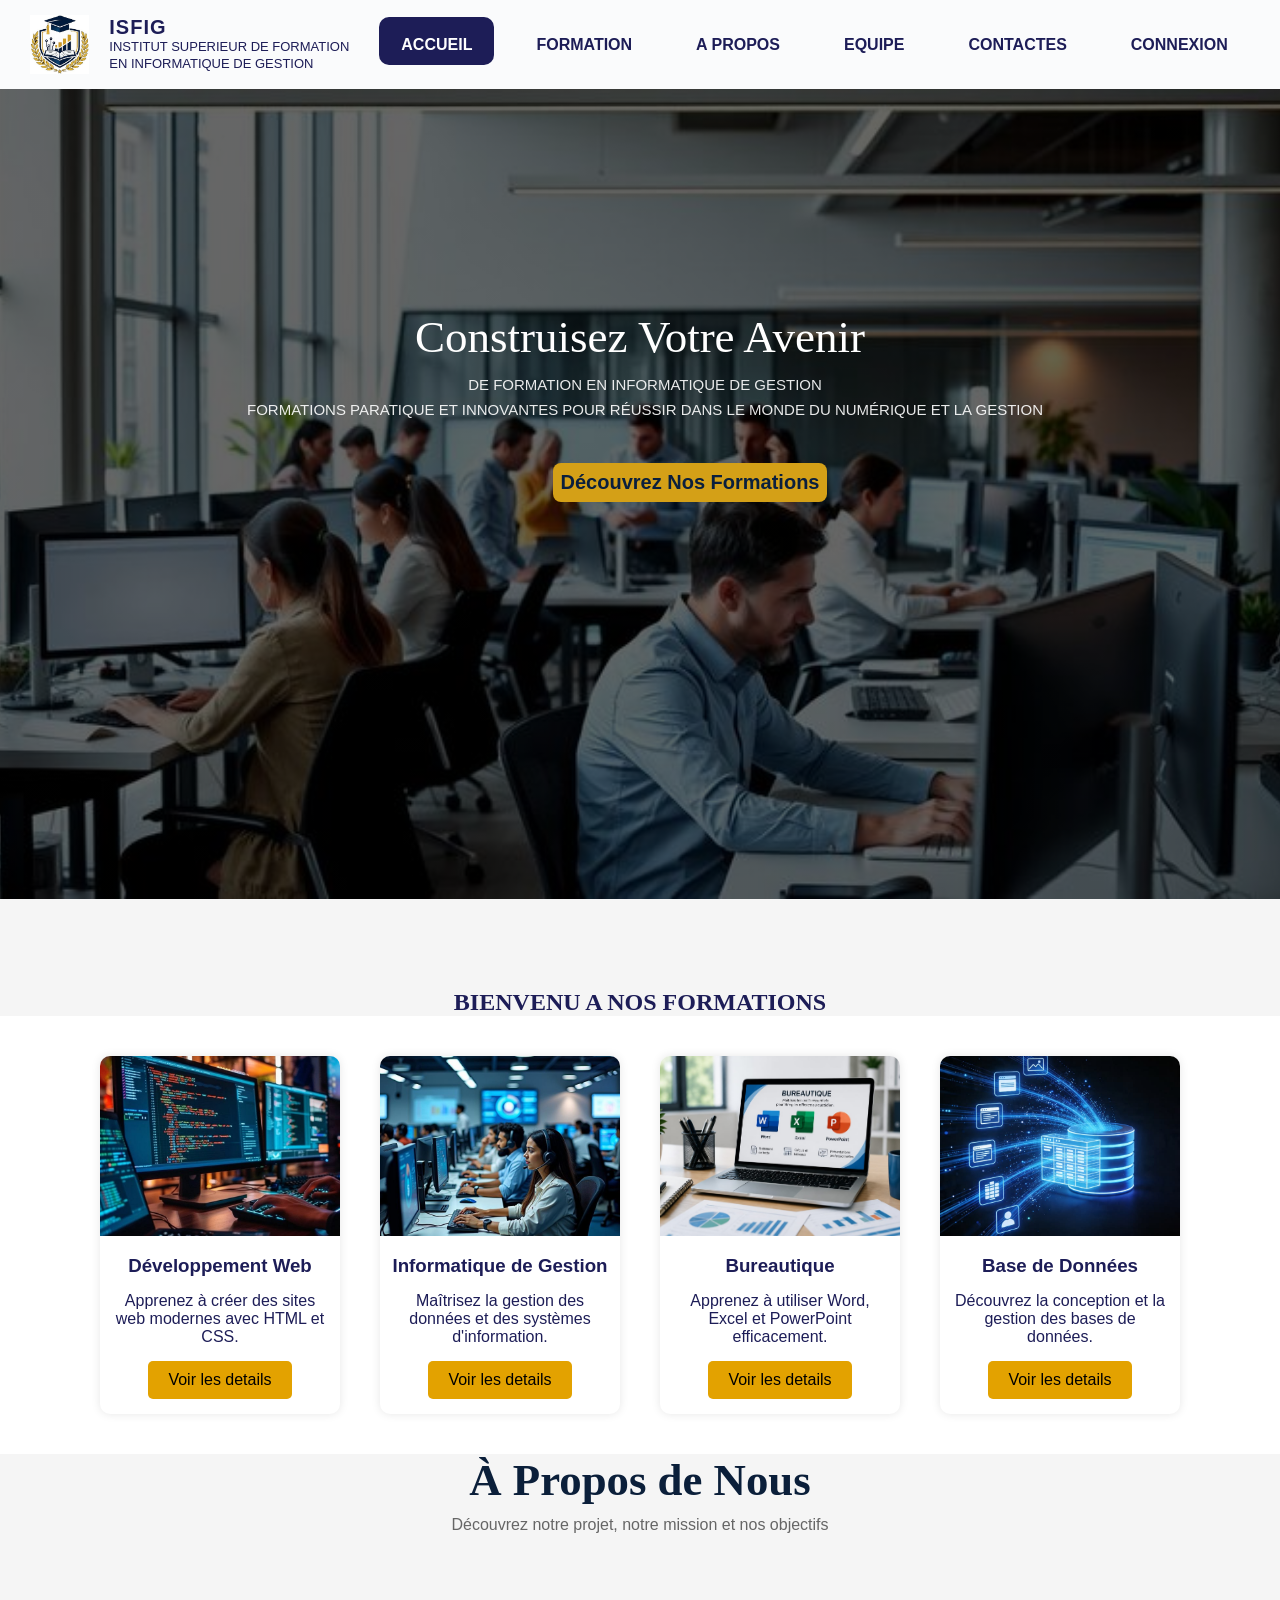
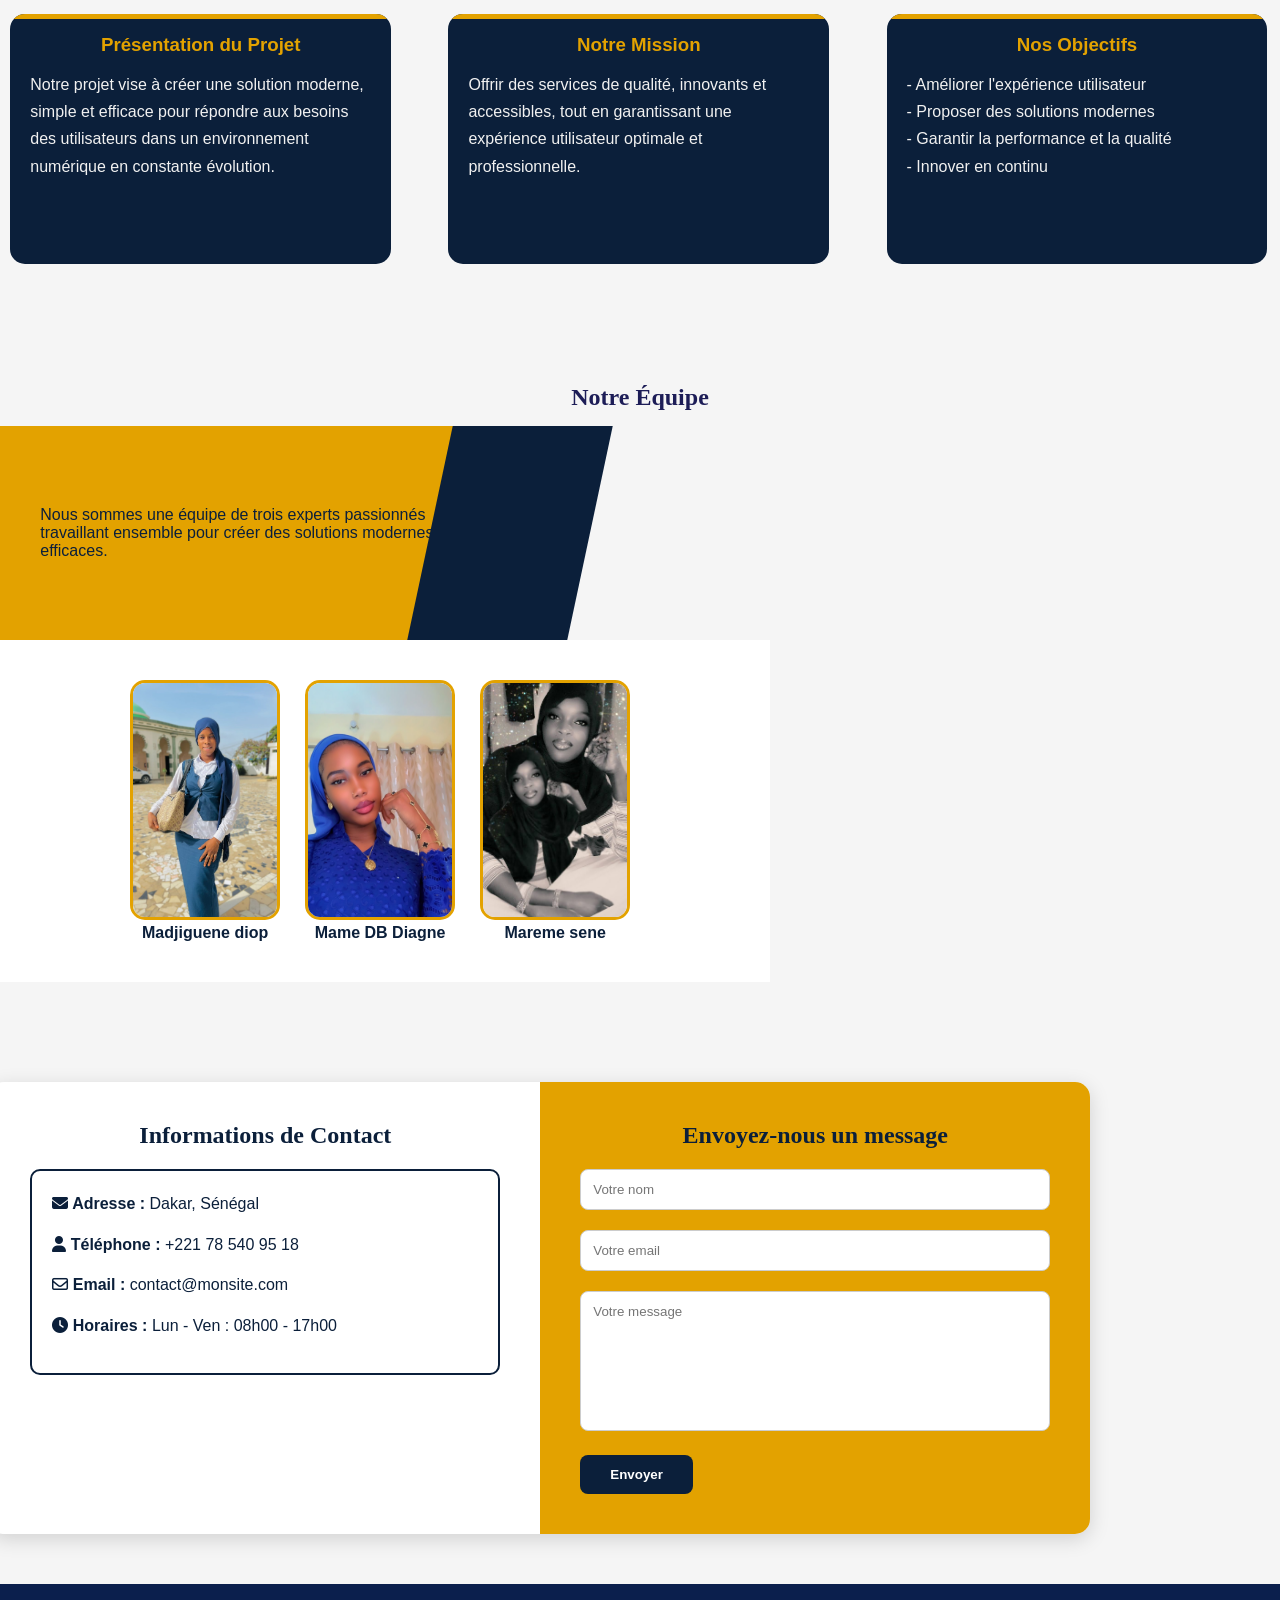
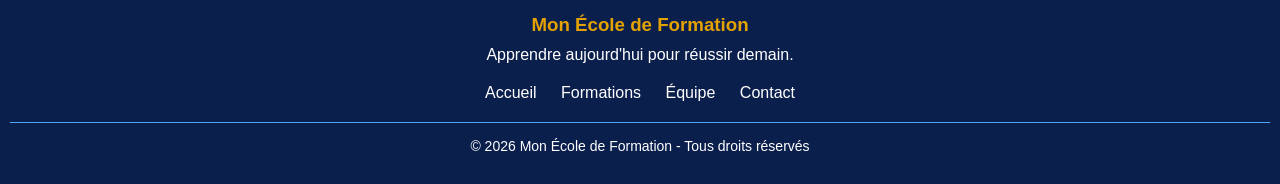
<file: index.html/index.htm>
<!DOCTYPE html>
<html lang="en">

<head>
    <meta charset="UTF-8">
    <meta name="viewport" content="width=device-width, initial-scale=1.0">
    <meta name="viewport" content="width=device-width, initial-scale=1.0">
    <link rel="stylesheet" href="style.css">
    <title>notre ecole de f ormation</title>
</head>

<body>

    <nav>
        <nav>

            <header>

                <nav class="navbar">

                    <div class="logo">
                        <img src="images/photo.jpg" alt="ISFIG">
                        <div class="logo-text">
                            <h1>ISFIG</h1>
                            <p>INSTITUT SUPERIEUR DE FORMATION <br>EN INFORMATIQUE DE GESTION</p>

                        </div>


                    </div>
                    <ul class="menu">
                        <li> <a href="#ACCUEIL"> ACCUEIL</a></li>
                        <li> <a href="#formation"> FORMATION</a></li>
                        <li> <a href="#apropos">A PROPOS</a></li>
                        <li> <a href="#equipe"> EQUIPE </a></li>
                        <li><a href="#contact">CONTACTES </a></li>
                        <li> <a href="connexion.html">CONNEXION</a></li>
                    </ul>
                </nav>
            </header>

            <!-- ACCUEIL -->
            <section id="ACCUEIL" class="hero-ecole">


                <!-- TEXTE A DROITE -->
                <div class="hero-texte">

                    <h1>Construisez Votre Avenir </h1>
                    <p>De formation en informatique de gestion </p>
                    <p>Formations paratique et innovantes pour réussir dans le monde du numérique et la gestion</p>
                    <button class="btn">Découvrez Nos Formations</button>
                </div>

            </section>



            <section id="formation" class="formation">
                <div class="FOR">
                    <h2>BIENVENU A NOS FORMATIONS</h2>
                </div>

                <div class="cadres">

                    <article class="cardff">
                        <img src="images/dev.png" alt="Développement Web">
                        <h3>Développement Web</h3>
                        <p>Apprenez à créer des sites web modernes avec HTML et CSS.</p>
                        <a href="devllo.html">Voir les details</a>
                    </article>

                    <article class="cardff">
                        <img src="images/inf.png" alt="Informatique de Gestion">
                        <h3>Informatique de Gestion</h3>
                        <p>Maîtrisez la gestion des données et des systèmes d'information.</p>
                        <a href="infor.html">Voir les details</a>
                    </article>

                    <article class="cardff">
                        <img src="images/bur.png" alt="Bureautique">
                        <h3>Bureautique</h3>
                        <p>Apprenez à utiliser Word, Excel et PowerPoint efficacement.</p>
                        <a href="bureau.html">Voir les details</a>
                    </article>

                    <article class="cardff">
                        <img src="images/bass.png" alt="Base de Données">
                        <h3>Base de Données</h3>
                        <p>Découvrez la conception et la gestion des bases de données.</p>
                        <a href="base.html">Voir les details</a>
                    </article>



                </div>
            </section>



            <!-- TITRE -->
            <section id apropos class="Apropos">
                <div id="apropos" class="about-title">
                    
                        <h2>À Propos de Nous</h2>
                    
                    <p>Découvrez notre projet, notre mission et nos objectifs</p>
                </div>

                <!-- CONTENU -->
                <div class="about-grid">

                    <!-- PROJET -->
                    <div class="card">
                        <h3>Présentation du Projet</h3>
                        <p>
                            Notre projet vise à créer une solution moderne,
                            simple et efficace pour répondre aux besoins des utilisateurs
                            dans un environnement numérique en constante évolution.
                        </p>
                    </div>

                    <!-- MISSION -->
                    <div class="card">
                        <h3>Notre Mission</h3>
                        <p>
                            Offrir des services de qualité, innovants et accessibles,
                            tout en garantissant une expérience utilisateur optimale
                            et professionnelle.
                        </p>
                    </div>

                    <!-- OBJECTIFS -->
                    <div class="card">
                        <h3>Nos Objectifs</h3>
                        <p>
                            - Améliorer l'expérience utilisateur<br>
                            - Proposer des solutions modernes<br>
                            - Garantir la performance et la qualité<br>
                            - Innover en continu
                        </p>
                    </div>

                </div>

            </section>



            <!-- GAUCHE -->
            <section class="equipe">
                <h2>Notre Équipe</h2>
                <div id="equipe" class="team-left">

                    <p>
                        Nous sommes une équipe de trois experts passionnés
                        travaillant ensemble pour créer des solutions modernes
                        et efficaces.
                    </p>
                </div>

                <!-- DROITE -->

                <div class="team-right">

                    <div class="member">
                        <img src="images/mrsd.jpg" alt="moi">
                        <h4>Madjiguene diop</h4>
                    </div>

                    <div class="member">
                        <img src="images/mamed.jpg" alt="toi">
                        <h4>Mame DB Diagne</h4>
                    </div>

                    <div class="member">
                        <img src="images/marem.jpg" alt="elle">
                        <h4>Mareme sene</h4>
                    </div>



                </div>

            </section>


            <link rel="stylesheet" href="https://cdnjs.cloudflare.com/ajax/libs/font-awesome/6.5.1/css/all.min.css">


            <section id="contact">

                <div class="contact-section">

                    <!-- Informations de contact -->
                    <div class="contact-info">
                        <h2>Informations de Contact</h2>

                        <div class="info-box">

                            <p><strong><i class="fa-solid fa-envelope"></i> Adresse :</strong> Dakar, Sénégal</p>
                            <p><strong><i class="fa-solid fa-user"></i> Téléphone :</strong> +221 78 540 95 18</p>
                            <p><strong> <i class="fa-regular fa-envelope"></i> Email :</strong> contact@monsite.com</p>

                            <p><strong><i class="fa-solid fa-clock"></i> Horaires :</strong> Lun - Ven : 08h00 - 17h00
                            </p>

                        </div>
                    </div>

                    <!-- Formulaire -->
                    <div class="contact-form">
                        <h2>Envoyez-nous un message</h2>

                        <form>
                            <div class="form-group">
                                <input type="text" placeholder="Votre nom" required>
                            </div>

                            <div class="form-group">


                                <input type="email" placeholder="Votre email" required>
                            </div>

                            <div class="form-group">
                                <textarea placeholder="Votre message" required></textarea>
                            </div>

                            <button class="submi">Envoyer</button>
                        </form>
                    </div>

                </div>

                <footer class="footer">
    <div class="footer-content">
        <h3>Mon École de Formation</h3>
        <p>Apprendre aujourd'hui pour réussir demain.</p>

        <div class="footer-links">
            <a href="#ACCUEIL">Accueil</a>
            <a href="#formation">Formations</a>
            <a href="#equipe">Équipe</a>
            <a href="#contact">Contact</a>
        </div>

        <p class="copyright">
            © 2026 Mon École de Formation - Tous droits réservés
        </p>
    </div>
</footer>
</file>
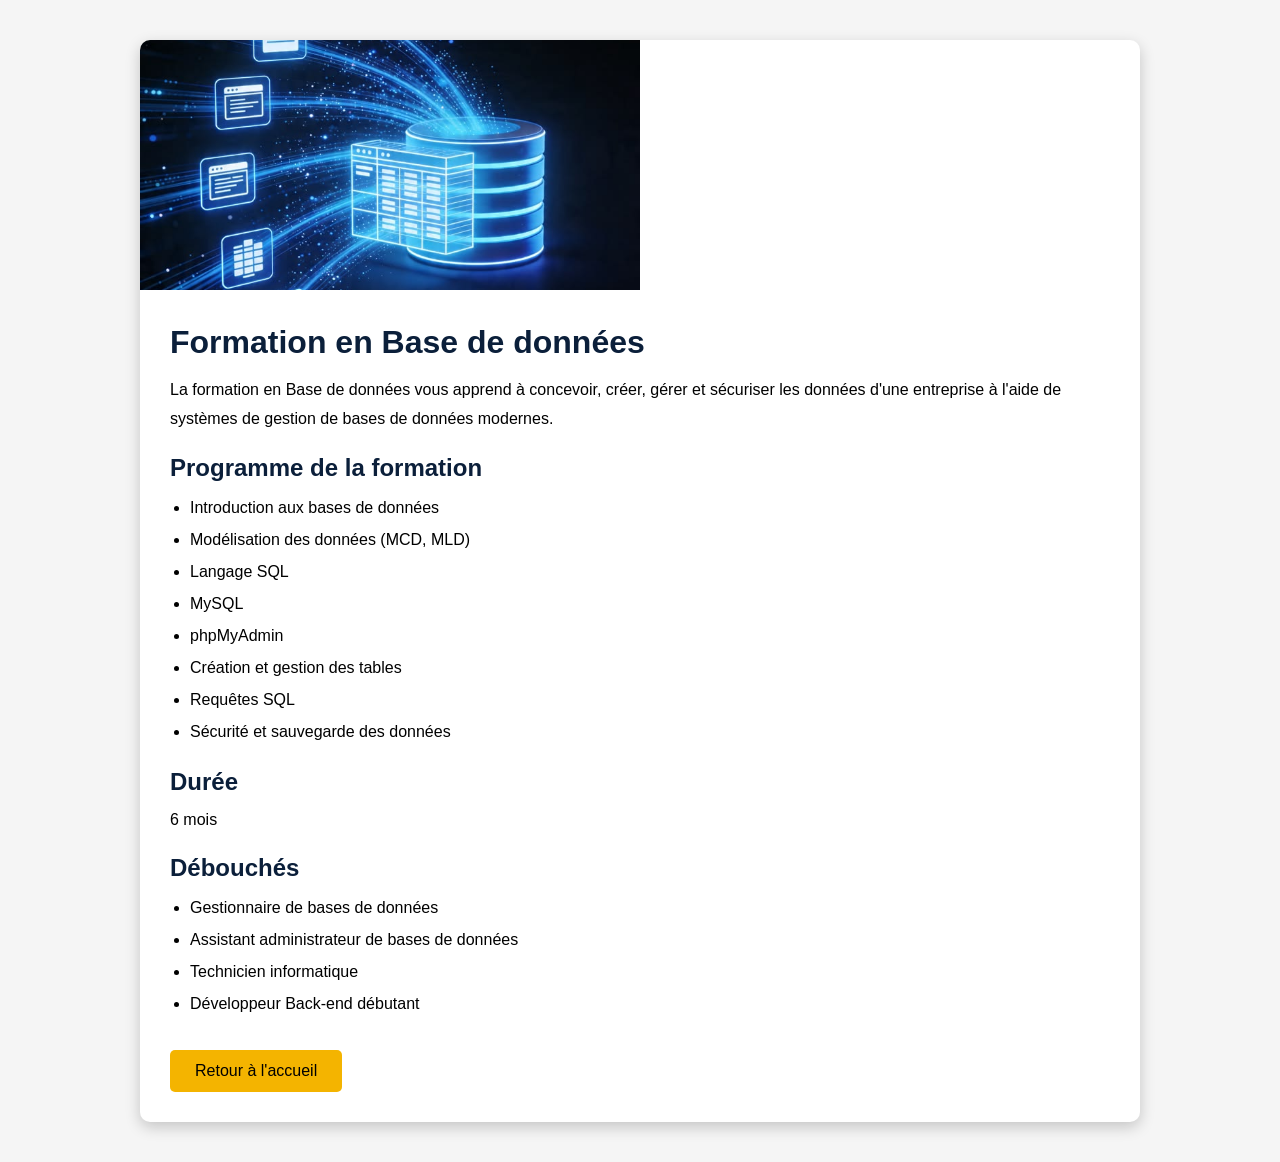
<file: index.html/base.html>
<!DOCTYPE html>
<html lang="en">
<head>
    <meta charset="UTF-8">
    <meta name="viewport" content="width=device-width, initial-scale=1.0">
    <link rel="stylesheet" href="base.css">
    <title>basse de données</title>
</head>
<body>

    <div class="container">

<img src="images/bass.png" alt="Base de données">

<div class="content">

<h1>Formation en Base de données</h1>

<p>
La formation en Base de données vous apprend à concevoir, créer, gérer et sécuriser les données d'une entreprise à l'aide de systèmes de gestion de bases de données modernes.
</p>

<h2>Programme de la formation</h2>

<ul>
<li>Introduction aux bases de données</li>
<li>Modélisation des données (MCD, MLD)</li>
<li>Langage SQL</li>
<li>MySQL</li>
<li>phpMyAdmin</li>
<li>Création et gestion des tables</li>
<li>Requêtes SQL</li>
<li>Sécurité et sauvegarde des données</li>
</ul>

<h2>Durée</h2>

<p>6 mois</p>

<h2>Débouchés</h2>

<ul>
<li>Gestionnaire de bases de données</li>
<li>Assistant administrateur de bases de données</li>
<li>Technicien informatique</li>
<li>Développeur Back-end débutant</li>
</ul>

<a href="index.htm" class="btn">Retour à l'accueil</a>

</div>

</div>


    
    
</body>
</html>
</file>
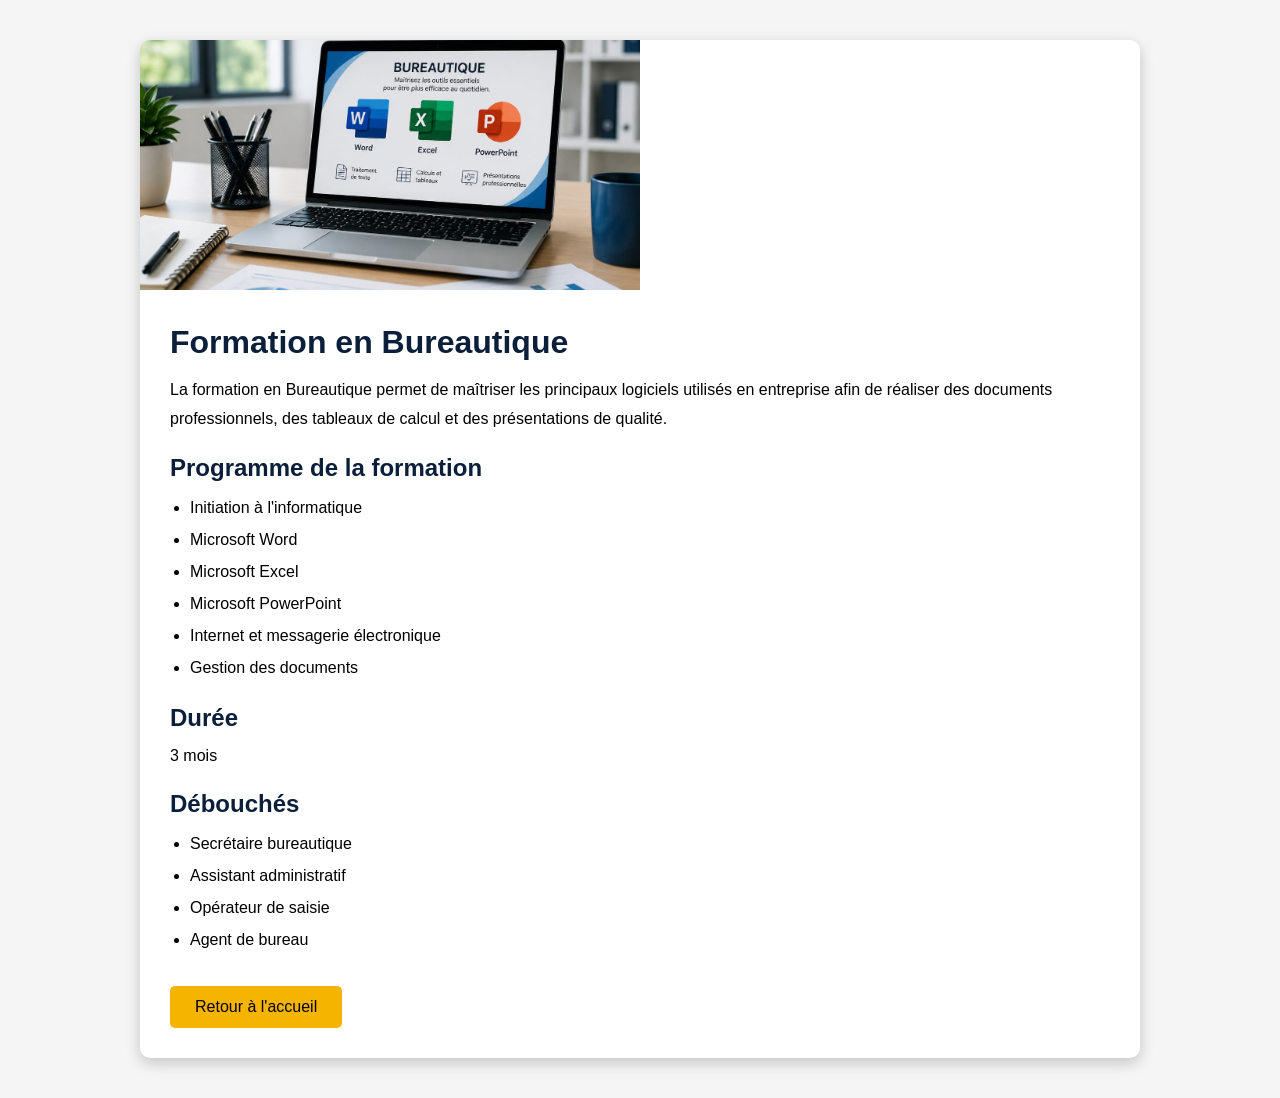
<file: index.html/bureau.html>
<!DOCTYPE html>
<html lang="en">
<head>
    <meta charset="UTF-8">
    <meta name="viewport" content="width=device-width, initial-scale=1.0">
    <link rel="stylesheet" href="bureau.css">
    <title>Document</title>
</head>
<body>


    <div class="container">

<img src="images/bur.png" alt="Bureautique">

<div class="content">

<h1>Formation en Bureautique</h1>

<p>
La formation en Bureautique permet de maîtriser les principaux logiciels utilisés en entreprise afin de réaliser des documents professionnels, des tableaux de calcul et des présentations de qualité.
</p>

<h2>Programme de la formation</h2>

<ul>
<li>Initiation à l'informatique</li>
<li>Microsoft Word</li>
<li>Microsoft Excel</li>
<li>Microsoft PowerPoint</li>
<li>Internet et messagerie électronique</li>
<li>Gestion des documents</li>
</ul>

<h2>Durée</h2>

<p>3 mois</p>

<h2>Débouchés</h2>

<ul>
<li>Secrétaire bureautique</li>
<li>Assistant administratif</li>
<li>Opérateur de saisie</li>
<li>Agent de bureau</li>
</ul>

<a href="index.htm" class="btn">Retour à l'accueil</a>

</div>

</div>


    
    
</body>
</html>
</file>
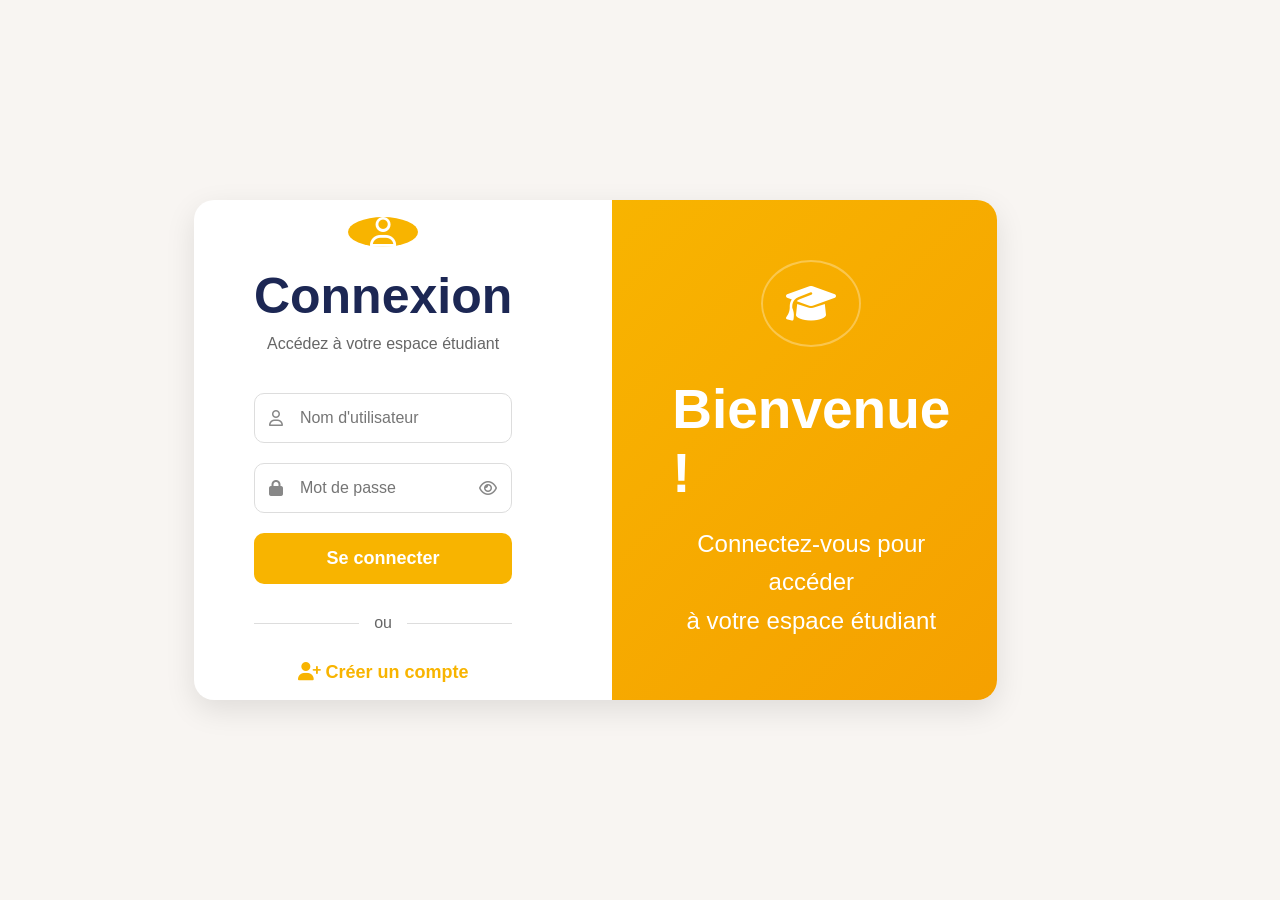
<file: index.html/connexion.html>
<!DOCTYPE html>
<html lang="en">
<head>
    <meta charset="UTF-8">
    <meta name="viewport" content="width=device-width, initial-scale=1.0">
    <link rel="stylesheet" href="connexion.css">
    <title>connexion etudiant</title>
</head>
<body>

    <link rel="stylesheet"
href="https://cdnjs.cloudflare.com/ajax/libs/font-awesome/6.5.1/css/all.min.css">
    <section connexion>

        <div class="container">

    <!-- Partie gauche -->
    <div class="left">

        <div class="icon">
            <i class="fa-regular fa-user"></i>
        </div>

        <h1>Connexion</h1>
        <p>Accédez à votre espace étudiant</p>

        <form>
            <div class="input-box">
                <i class="fa-regular fa-user"></i>
                <input type="text" placeholder="Nom d'utilisateur">
            </div>

            <div class="input-box">
                <i class="fa-solid fa-lock"></i>
                <input type="password" placeholder="Mot de passe">
                <i class="fa-regular fa-eye"></i>
            </div>

            <button type="submit">Se connecter</button>
        </form>

        <div class="separator">
            <span></span>
            <p>ou</p>
            <span></span>
        </div>

        <a href="#" class="register">
            <i class="fa-solid fa-user-plus"></i>
            Créer un compte
        </a>

    </div>

    <!-- Partie droite -->
    <div class="right">

        <div class="welcome-icon">
            <i class="fa-solid fa-graduation-cap"></i>
        </div>

        <h2>Bienvenue !</h2>
        <p>
            Connectez-vous pour accéder<br>
            à votre espace étudiant
        </p>

    </div>

</div>
    </section>
   

    
    
</body>
</html>
</file>
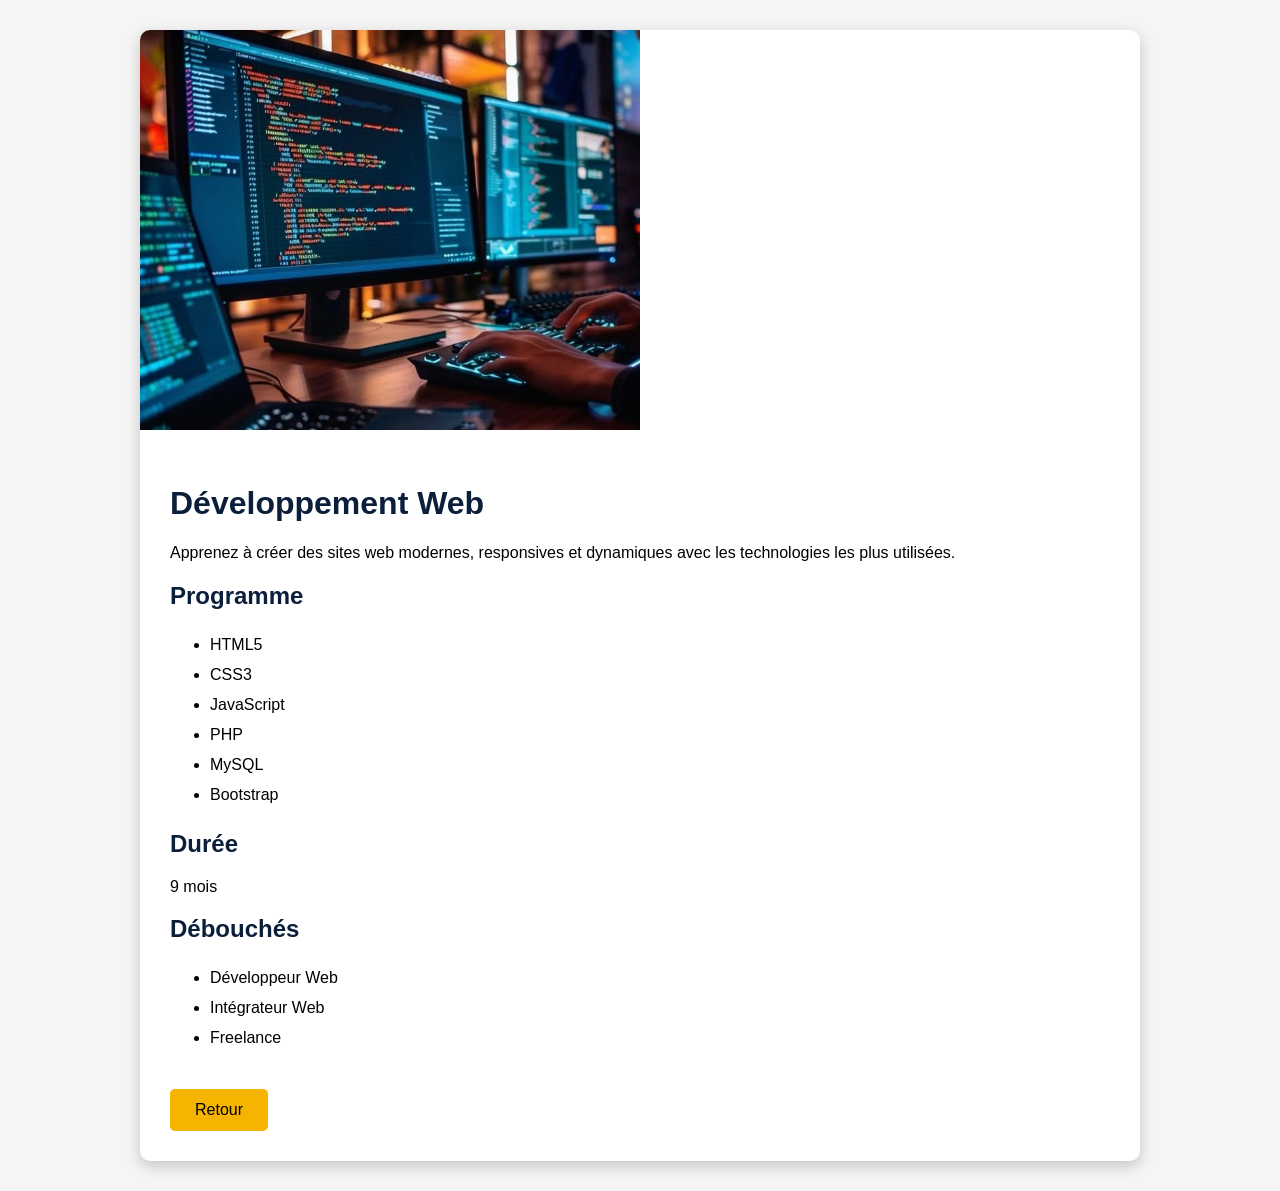
<file: index.html/devllo.html>
<!DOCTYPE html>
<html lang="en">
<head>
    <meta charset="UTF-8">
    <meta name="viewport" content="width=device-width, initial-scale=1.0">
    <link rel="stylesheet" href="devllop.css">
    <title>Document</title>
</head>
<body>

    <div class="container">

<img src="images/dev.png" alt="Développement Web">

<div class="content">

<h1>Développement Web</h1>

<p>
Apprenez à créer des sites web modernes, responsives et dynamiques avec les technologies les plus utilisées.
</p>

<h2>Programme</h2>

<ul>
<li>HTML5</li>
<li>CSS3</li>
<li>JavaScript</li>
<li>PHP</li>
<li>MySQL</li>
<li>Bootstrap</li>
</ul>

<h2>Durée</h2>
<p>9 mois</p>

<h2>Débouchés</h2>

<ul>
<li>Développeur Web</li>
<li>Intégrateur Web</li>
<li>Freelance</li>
</ul>

<a href="" class="btn">Retour</a>

</div>

</div>






    
</body>
</html>
</file>
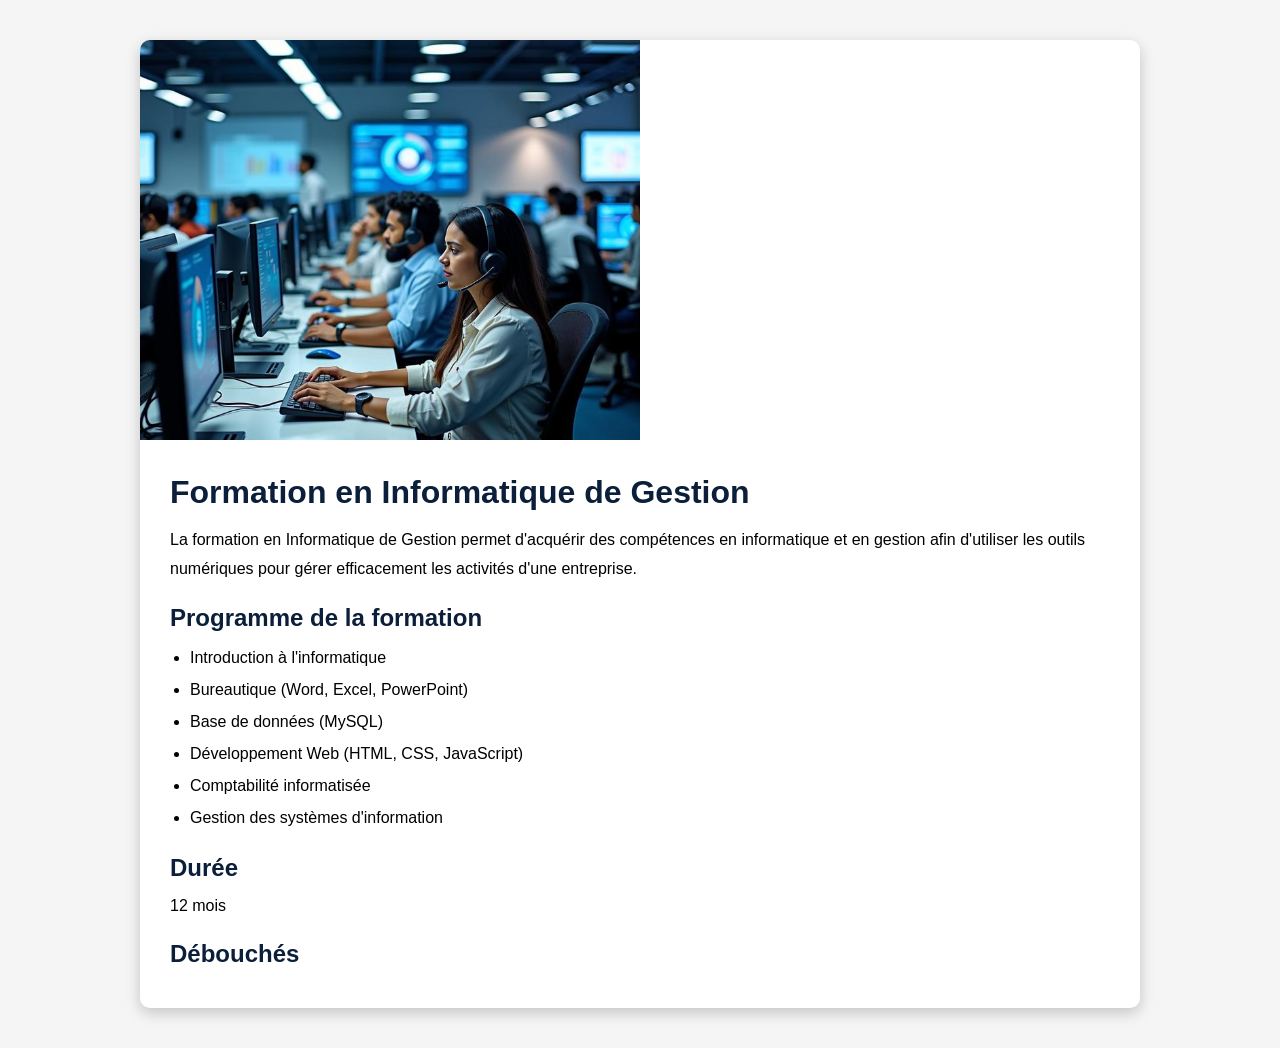
<file: index.html/infor.html>
<!DOCTYPE html>
<html lang="en">
<head>
    <meta charset="UTF-8">
    <meta name="viewport" content="width=device-width, initial-scale=1.0">
    <link rel="stylesheet" href="info.css">
    <title>Document</title>
</head>
<body>



    <div class="container">

<img src="images/inf.png" alt="Informatique de Gestion">

<div class="content">

<h1>Formation en Informatique de Gestion</h1>

<p>
La formation en Informatique de Gestion permet d'acquérir des compétences en informatique et en gestion afin d'utiliser les outils numériques pour gérer efficacement les activités d'une entreprise.
</p>

<h2>Programme de la formation</h2>

<ul>
<li>Introduction à l'informatique</li>
<li>Bureautique (Word, Excel, PowerPoint)</li>
<li>Base de données (MySQL)</li>
<li>Développement Web (HTML, CSS, JavaScript)</li>
<li>Comptabilité informatisée</li>
<li>Gestion des systèmes d'information</li>
</ul>

<h2>Durée</h2>

<p>12 mois</p>

<h2>Débouchés</h2>

    
</body>
</html>
</file>
<file: index.html/style.css>
body {
    background: #f4f4f4;
    color: #333;
    font-family: 'poppins' sans-serif;
}




.navbar {
    background: #fafbfc;
    display: flex;
    justify-content: space-between;
    align-items: center;
    list-style: none;
    padding: 15px 40px;
    gap: 20px;
    color: #eef1f5;
}

.logo {
    display: flex;
    align-items: center;
    gap: 20px;



}

.logo img {
    height: 59px;
   
}

.logo-text {
    color: rgb(29, 29, 87);
    font-family: 'Times New Roman', Times, serif;
    width: 250px;

}
.logo-text h1{
    margin: 0;
    font-size: 40px;

}

.logo-text p {
    margin: 0;
    line-height: 1.3;
    font-size: 13px;
   



}

.logo-text h1 {
    margin: 0;
    font-size: 20px;
    font-weight: bold;
    letter-spacing: 1px;



}

.menu {
    list-style: none;
    display: flex;
    gap: 10px;
    align-items: center;
    margin: auto;

}

.menu a {
    color: rgb(29, 29, 87);
    text-decoration: none;
    font-size: 16px;
    font-weight: bold;
    padding: 12px 22px;
    border-radius: 10px;
    font-weight: 700;
    transition: 0.3s;
     padding-top: 19px;
    white-space: nowrap;
    font-family: Arial, Helvetica, sans-serif;
}
/* survol */
.menu a:hover{
    background: #f4c400;
    color: white;
}
/* bouton accueil */
.menu li:first-child a{
    background: rgb(29, 29, 87);
    color: white;
}



/* BANNIERE ECOLE AVEC FROM */
.hero-ecole {
    height: 90vh;
    background: linear-gradient(rgba(0, 0, 0, 0.6),
            rgba(0, 0, 0, 0.6)),
        url('images/etudiant2.png');
    background-size: cover;
    background-position: center;
    display: flex;
    justify-content: center;
    align-items: center;
    text-align: center;



}


/* TEXTE A DROITE */
.hero-texte {
    flex: 1;
    position: relative;
    z-index: 2;
    display: flex;
    flex-direction: column;
    justify-content: center;
    align-items: center;
    text-align: center;
    padding: 80px;
    color: white;

}

.hero-texte h1 {
    font-size: 45px;
    font-weight: 150;
    margin-bottom: 10px;
    margin-top: 4px;
    font-family: 'Times New Roman', Times, serif;
     text-shadow: 8px rgba(0, 0, 0, 0.6);
     white-space: nowrap;
  display: inline-block;
  animation: defile 12s linear infinite;
}

/* Animation */
@keyframes defile {
  0% {
    transform: translateX(100%);
  }
  100% {
    transform: translateX(-100%);
  }
}

.hero-texte p {
    font-size: 15px;
    text-align: center;
    font-weight: 26px;
    margin-left: 10px;
    text-transform: uppercase;
    line-height: 1.6;
    margin-bottom: 1px;
    margin-top: auto;
    opacity: 0.9;
    font-family: Arial, Helvetica, sans-serif;
    white-space: nowrap;
}

.btn {
    display: inline-block;
    background: #D4A017;
    color: #0A1F3D;
    border: none;
    padding: 8px;
    font-size: 20px;
    margin-left: 100px;
    font-weight: 700;
    border-radius: 8px;
    cursor: pointer;
    margin-bottom: 180px;
    margin-top: 40px;

}






.formation {
    text-align: center;
    color: rgb(29, 29, 87);
    margin-top: 90px;



}




.cadres {
    display: flex;
    margin-top: 0;
    justify-content: center;
    gap: 40px;
    flex-wrap: nowrap;
    padding: 40px;
    background-color: white;
    
}

 
h2 {

    text-align: center;
    color: rgb(29, 29, 87);
    font-family: Georgia, 'Times New Roman', Times, serif;

}


.cardff {
    width: 240px;
    background: white;
    border-radius: 10px;
    overflow: hidden;
    box-shadow: 0 0 10px rgba(0, 0, 0, 0.1);
    text-align: center;
}

.cardff img {
    width: 100%;
    height: 180px;
    object-fit: cover;
}

.cardff h3 {
    margin: 15px 0;
    color: rgb(29, 29, 87);
}

.cardff p {
    padding: 0 15px;
    color: rgb(29, 29, 87);
}

.cardff a {
    display: inline-block;
    margin: 15px;
    padding: 10px 20px;
    background-color: #e3a200;
    color: black;
    text-decoration: none;
    border-radius: 5px;
}





:root {
    --blue: #0B1F3A;
    --gold: #e3a200;
    --white: #ffffff;
}

/* SECTION PRINCIPALE */
.about-section {
    padding: 80px 10%;
    background: var(--white);
    font-family: Arial, sans-serif;

}

/* TITRE */
.about-title {
    text-align: center;
    margin-bottom: 60px;
}

.about-title h2 {
    font-size: 2.8rem;
    color: var(--blue);
}


.about-title p {
    color: #666;
    margin-top: 10px;
}

/* GRILLE */
.about-grid {
    display: grid;
    grid-template-columns: repeat(auto-fit, minmax(250px, 1fr));
    gap: 15px;
}

/* CARTE */
.card {
    background: var(--blue);
    color: white;
    padding: 20px;
    border-radius: 15px;
    position: relative;
    transition: 0.4s;
    overflow: hidden;
    width: 90%;
    max-width: 300;
    height: 250px;
    margin: 20px;
}

.card h3 {
    text-align: center;
}

/* ligne dorée décorative */
.card::before {
    content: "";
    position: absolute;
    top: 0;
    left: 0;
    width: 100%;
    height: 5px;
    background: var(--gold);
}

.card:hover {
    transform: translateY(-10px);
    box-shadow: 0 10px 25px rgba(0, 0, 0, 0.2);
}

/* TITRE CARTE */
.card h3 {
    color: var(--gold);
    margin-bottom: 15px;
}

/* TEXTE */
.card p {
    line-height: 1.7;
    color: #f1f1f1;
}

/* BOUTON OPTIONNEL */
.card button {
    margin-top: 20px;
    padding: 10px 20px;
    border: none;
    background: var(--gold);
    color: var(--blue);
    font-weight: bold;
    border-radius: 8px;
    cursor: pointer;
    transition: 0.3s;
}





/* SECTION */
.team-section {
    display: flex;
    min-height: 600px;
    overflow: hidden;
    font-family: Arial, sans-serif;

}

.equipe {
    margin-top: 100px;
    justify-content: center;
    gap: 20px;
    flex-wrap: nowrap;
    }
   


.equipe h2 {
    margin-bottom: 20px;
    margin: 0;
    padding-bottom: 15px;
}

.equipe p {
    margin-top: 0;
}

/* GAUCHE (JAUNE) */
.team-left {
    width: 40%;
    background: var(--gold);
    color: var(--blue);
    padding: 80px 50px;
    position: relative;
    z-index: 2;

}




/* DIAGONALE VRAIE (transition vers bleu) */
.team-left::after {
    content: "";
    position: absolute;
    top: 0;
    right: -80px;
    width: 160px;
    height: 100%;
    background: var(--blue);
    transform: skewX(-12deg);
    z-index: 1;
}

/* DROITE (jaune) */
.team-right {
    width: 60%;
    background: white;
    display: flex;
    justify-content: center;
    align-items: center;
    gap: 25px;
    padding: 40px;
    flex-wrap: wrap;
    color: #0b1f3a;
    font-family: Arial, Helvetica, sans-serif;
}

/* MEMBRES */
.member {
    text-align: center;
}

.member img {
    width: 150px;
    height: 240px;
    object-fit: cover;
    border-radius: 15px;
    border: 3px solid var(--gold);
    transition: 0.4s;


}

.member img:hover {
    transform: translateY(-10px) scale(1.03);

}

/* RESPONSIVE */
@media(max-width:900px) {
    .team-section {
        flex-direction: column;
    }

    .team-left,
    .team-right {
        width: 100%;
    }

    .team-left::after {
        display: none;
    }
}


* {
    margin: 0;
    padding: 0;
    box-sizing: border-box;
    font-family: Arial, sans-serif;
}

body {
    background: #f5f5f5;
    display: flex;
    justify-content: center;
    align-items: center;
    min-height: 100vh;
}

.contact-section {
    width: 90%;
    max-width: 1100px;
    display: flex;
    background: #fff;
    border-radius: 15px;
    overflow: hidden;
    box-shadow: 0 5px 20px rgba(0, 0, 0, 0.15);
    margin-top: 100px;
}

/* Informations */
.contact-info {
    flex: 1;
    background: white;
    color: #0b1f3a;
    padding: 40px;
}

.contact-info h2 {
    color: #0b1f3a;
    margin-bottom: 20px;
}

.contact-info p {
    margin-bottom: 15px;
    line-height: 1.6;
}

.info-box {
    border: 2px solid #0b1f3a;
    padding: 20px;
    border-radius: 10px;
    margin-top: 20px;
}

/* Formulaire */
.contact-form {
    flex: 1;
    padding: 40px;
    background: #e3a200;
}

.contact-form h2 {
    color: #0b1f3a;
    margin-bottom: 20px;
}

.form-group {
    margin-bottom: 20px;
}

input,
textarea {
    width: 100%;
    padding: 12px;
    border: 1px solid #ccc;
    border-radius: 8px;
    outline: none;
}

textarea {
    height: 140px;
    resize: none;
}

.submi {
    position: relative;
    background: #0B1F3A;
    /* bleu foncé */
    color: white;
    /* blanc */
    padding: 12px 30px;
    border: none;
    border-radius: 8px;
    font-weight: bold;
    cursor: pointer;
    overflow: hidden;
    transition: 0.3s;
}

/* Effet de lumière */
.submi::before {
    content: "";
    position: absolute;
    top: -50%;
    left: -50%;
    width: 40px;
    height: 200%;
    background: rgba(255, 255, 255, 0.5);
    transform: rotate(25deg);
    animation: shine 2.5s infinite;
}



.footer {
    background-color: #0b1f4d; /* bleu foncé */
    color: white;
    text-align: center;
    padding: 30px 20px;
    margin-top: 50px;
}

.footer h3 {
    color:#e3a200;/* bleu clair */
    margin-bottom: 10px;
}

.footer p {
    color: white;
}

.footer-links {
    margin: 20px 0;
}

.footer-links a {
    color: white;
    text-decoration: none;
    margin: 0 10px;
}

.footer-links a:hover {
    color: #4da6ff;
}

.copyright {
    border-top: 1px solid #4da6ff;
    padding-top: 15px;
    font-size: 14px;
}

@media (max-width: 768px) {

    body {
        overflow-x: hidden;
    }

    .navbar {
        flex-direction: column;
        align-items: center;
    }

    .logo {
        flex-direction: column;
        text-align: center;
    }

    .hero {
        height: auto;
        padding: 60px 20px;
    }

    .formations {
        display: flex;
        flex-direction: column;
        align-items: center;
    }

    .formation-card {
        width: 90%;
        margin-bottom: 20px;
    }

    img {
        max-width: 100%;
        height: auto;
    }
}

.menu {
    display: flex;
    gap: 20px;
    justify-content: center;
}

/* Téléphone */
@media (max-width: 768px) {
    .menu {
        flex-direction: column;
        align-items: center;
        gap: 15px;
    }

    .menu a {
        width: 100%;
        text-align: center;
    }
}


@media (max-width: 768px) {
    .cadres {
        display: flex;
        flex-direction: column;
        align-items: center;
        gap: 20px;
    }

    .cardff{
        width: 90%;
        max-width: 350px;
    }
}



@media (max-width: 768px) {

    .contact-section {
        display: flex;
        flex-direction: column;
        align-items: center;
        gap: 20px;
    }

    .info-box {
        width: 90%;
        max-width: 350px;
    }

    .contact-form {
        width: 90%;
        max-width: 400px;
    }

    .contact-form input,
    .contact-form textarea {
        width: 100%;
        box-sizing: border-box;
    }
}








@media (max-width: 768px) {
    .about-grid{
        display: flex;
        flex-direction: column;
        align-items: center;
        gap: 20px;
    }

    .card{
        width: 90%;
        max-width: 350px;
    }
}

@media (max-width: 768px) {
    .team-right {
        display: flex;
        flex-direction: column;
        align-items: center;
        gap: 20px;
    }

    .menbre{
        width: 90%;
        max-width: 350px;
    }
}
</file>
<file: index.html/base.css>
*{
    margin:0;
    padding:0;
    box-sizing:border-box;
}

body{
    font-family:Arial,sans-serif;
    background:#f5f5f5;
}

.container{
    width:90%;
    max-width:1000px;
    margin:40px auto;
    background:white;
    border-radius:10px;
    overflow:hidden;
    box-shadow:0 5px 15px rgba(0,0,0,0.2);
}

img{
    width:50%;
    height:250px;
    object-fit:cover;
}

.content{
    padding:30px;
}

h1{
    color:#0b1f3a;
    margin-bottom:15px;
}

h2{
    color:#0b1f3a;
    margin-top:20px;
    margin-bottom:10px;
}

p{
    line-height:1.8;
}

ul{
    margin-left:20px;
    line-height:2;
}

.btn{
    display:inline-block;
    margin-top:30px;
    background:#f4b400;
    color:black;
    padding:12px 25px;
    text-decoration:none;
    border-radius:5px;
}

.btn:hover{
    background:#d89d00;
}

@media (max-width: 768px) {

    .container {
        width: 100%;
        padding: 15px;
        box-sizing: border-box;
    }

    .content {
        width: 100%;
        display: flex;
        flex-direction: column;
        align-items: center;
    }

    .content img {
        max-width: 100%;
        height: auto;
    }

    .content h1 {
        font-size: 28px;
        text-align: center;
    }

    .content p {
        font-size: 16px;
        text-align: justify;
    }
}
</file>
<file: index.html/bureau.css>
*{
    margin:0;
    padding:0;
    box-sizing:border-box;
}

body{
    font-family:Arial,sans-serif;
    background:#f5f5f5;
}

.container{
    width:90%;
    max-width:1000px;
    margin:40px auto;
    background:white;
    border-radius:10px;
    overflow:hidden;
    box-shadow:0 5px 15px rgba(0,0,0,0.2);
}

img{
    width:50%;
    height:250px;
    object-fit:cover;
}

.content{
    padding:30px;
}

h1{
    color: #0b1f3a;
    margin-bottom:15px;
}

h2{
    color:#0b1f3a;
    margin-top:20px;
    margin-bottom:10px;
}

p{
    line-height:1.8;
}

ul{
    margin-left:20px;
    line-height:2;
}

.btn{
    display:inline-block;
    margin-top:30px;
    background:#f4b400;
    color:black;
    padding:12px 25px;
    text-decoration:none;
    border-radius:5px;
}

.btn:hover{
    background:#d89d00;
}
@media (max-width: 768px) {

    .container {
        width: 100%;
        padding: 15px;
        box-sizing: border-box;
    }

    .content {
        width: 100%;
        display: flex;
        flex-direction: column;
        align-items: center;
    }

    .content img {
        max-width: 100%;
        height: auto;
    }

    .content h1 {
        font-size: 28px;
        text-align: center;
    }

    .content p {
        font-size: 16px;
        text-align: justify;
    }
}
</file>
<file: index.html/connexion.css>
*{
    margin:0;
    padding:0;
    box-sizing:border-box;
    font-family:Arial, sans-serif;
}

body{
    display:flex;
    justify-content:center;
    align-items:center;
    min-height:100vh;
    background:#f8f5f2;
}

.container{
    width:90%;
    max-width:1100px;
    height:500px;
    background:white;
    border-radius:20px;
    overflow:hidden;
    display:flex;
    box-shadow:0 10px 30px rgba(0,0,0,0.1);
    gap: 40px;
}

.left{
    flex:1;
    display:flex;
    flex-direction:column;
    justify-content:center;
    padding:60px;
}

.icon{
    width:70px;
    height:70px;
    background:#f8b400;
    color:white;
    border-radius:50%;
    display:flex;
    justify-content:center;
    align-items:center;
    margin:0 auto 20px;
    font-size:30px;
}

.left h1{
    text-align:center;
    font-size:50px;
    color:#1c2754;
    margin-bottom:10px;
}

.left p{
    text-align:center;
    color:#666;
    margin-bottom:40px;
}

.input-box{
    position:relative;
    margin-bottom:20px;
}

.input-box i{
    position:absolute;
    left:15px;
    top:50%;
    transform:translateY(-50%);
    color:#888;
}

.input-box input{
    width:100%;
    padding:15px 45px;
    border:1px solid #ddd;
    border-radius:10px;
    font-size:16px;
}

.input-box .fa-eye{
    left:auto;
    right:15px;
}

button{
    width:100%;
    padding:15px;
    border:none;
    border-radius:10px;
    background:#f8b400;
    color:white;
    font-size:18px;
    font-weight:bold;
    cursor:pointer;
}

button:hover{
    background:#e3a200;
}

.separator{
    display:flex;
    align-items:center;
    margin:30px 0;
}

.separator span{
    flex:1;
    height:1px;
    background:#ddd;
}

.separator p{
    margin:0 15px;
}

.register{
    text-align:center;
    text-decoration:none;
    color:#f8b400;
    font-size:18px;
    font-weight:bold;
}

.right{
    flex:1;
    background:linear-gradient(135deg,#f8b400,#f5a000);
    color:white;
    display:flex;
    flex-direction:column;
    justify-content:center;
    align-items:center;
    padding:60px;
}

.welcome-icon{
    width:100px;
    height:100px;
    border-radius:50%;
    border:2px solid rgba(255,255,255,0.3);
    display:flex;
    justify-content:center;
    align-items:center;
    font-size:40px;
    margin-bottom:30px;
}

.right h2{
    font-size:55px;
    margin-bottom:20px;
}

.right p{
    font-size:24px;
    text-align:center;
    line-height:1.6;
}
@media (max-width: 768px) {

    .container {
        display: flex;
        flex-direction: column;
        align-items: center;
        width: 100%;
        padding: 20px;
    }

    .left,
    .right {
        width: 100%;
        max-width: 400px;
    }

    .left {
        display: flex;
        flex-direction: column;
        align-items: center;
    }

    .input-box {
        width: 90%;
    }

    .separator {
        width: 90%;
        margin: 20px auto;
    }

    .right {
        display: flex;
        flex-direction: column;
        align-items: center;
        text-align: center;
    }

    .welcome-icon {
        margin: auto;
    }
}
</file>
<file: index.html/devllop.css>
body{
    margin:0;
    font-family:Arial, sans-serif;
    background:#f5f5f5;
}

.container{
    width:90%;
    max-width:1000px;
    margin:30px auto;
    background:#fff;
    border-radius:10px;
    overflow:hidden;
    box-shadow:0 5px 15px rgba(0,0,0,.2);
}

.container img{
    width:50%;
    height:400px;
    object-fit:cover;
}

.content{
    padding:30px;
}

h1{
    color:#0b1f3a;
}

h2{
    color:#0b1f3a;
}

ul{
    line-height:30px;
}

.btn{
    display:inline-block;
    margin-top:20px;
    padding:12px 25px;
    background:#f4b400;
    color:#000;
    text-decoration:none;
    border-radius:5px;
}



@media (max-width: 768px) {

    .container {
        width: 100%;
        padding: 15px;
        box-sizing: border-box;
    }

    .content {
        width: 100%;
        display: flex;
        flex-direction: column;
        align-items: center;
    }

    .content img {
        max-width: 100%;
        height: auto;
    }

    .content h1 {
        font-size: 28px;
        text-align: center;
    }

    .content p {
        font-size: 16px;
        text-align: justify;
    }
}
</file>
<file: index.html/info.css>
*{
    margin:0;
    padding:0;
    box-sizing:border-box;
}

body{
    font-family:Arial,sans-serif;
    background:#f5f5f5;
}

.container{
    width:90%;
    max-width:1000px;
    margin:40px auto;
    background:white;
    border-radius:10px;
    overflow:hidden;
    box-shadow:0 5px 15px rgba(0,0,0,0.2);
}

img{
    width:50%;
    height:400px;
    object-fit:cover;
}

.content{
    padding:30px;
}

h1{
    color:#0b1f3a;
    margin-bottom:15px;
}

h2{
    color:#0b1f3a;
    margin-top:20px;
    margin-bottom:10px;
}

p{
    line-height:1.8;
}

ul{
    margin-left:20px;
    line-height:2;
}

.btn{
    display:inline-block;
    margin-top:30px;
    background:#f4b400;
    color:black;
    padding:12px 25px;
    text-decoration:none;
    border-radius:5px;
}

.btn:hover{
    background:#d89d00;
}

@media (max-width: 768px) {

    .container {
        width: 100%;
        padding: 15px;
        box-sizing: border-box;
    }

    .content {
        width: 100%;
        display: flex;
        flex-direction: column;
        align-items: center;
    }

    .content img {
        max-width: 100%;
        height: auto;
    }

    .content h1 {
        font-size: 28px;
        text-align: center;
    }

    .content p {
        font-size: 16px;
        text-align: justify;
    }
}
</file>
